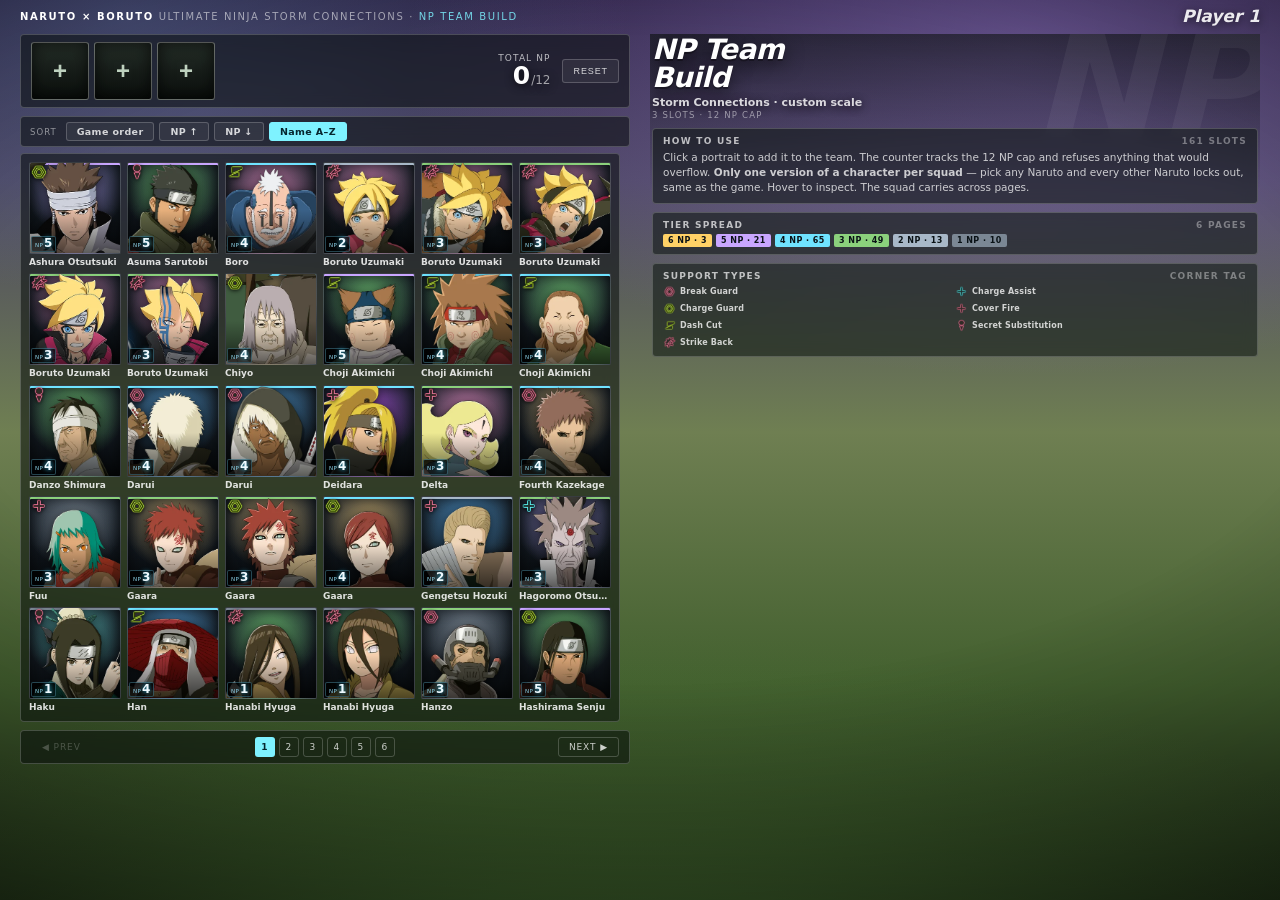
<file: index.html>
<!doctype html>
<html lang="en">
<head>
<meta charset="utf-8">
<meta name="viewport" content="width=device-width,initial-scale=1">
<meta http-equiv="refresh" content="0; url=page1.html">
<title>NXBUNSC NP Team Build</title>
<style>
  html,body{height:100%;margin:0;background:#0b1410;color:#e9f3ee;
    font:15px/1.5 system-ui,Segoe UI,sans-serif;display:grid;place-items:center}
  a{color:#5fe0ff}
  .box{text-align:center;padding:24px}
</style>
</head>
<body>
  <div class="box">
    <h1 style="font-size:20px;margin:0 0 8px">Naruto × Boruto — NP Team Build</h1>
    <p style="margin:0 0 12px;opacity:.8">Opening the roster…</p>
    <p style="margin:0"><a href="page1.html">Tap here if it doesn't open</a></p>
  </div>
</body>
</html>
</file>
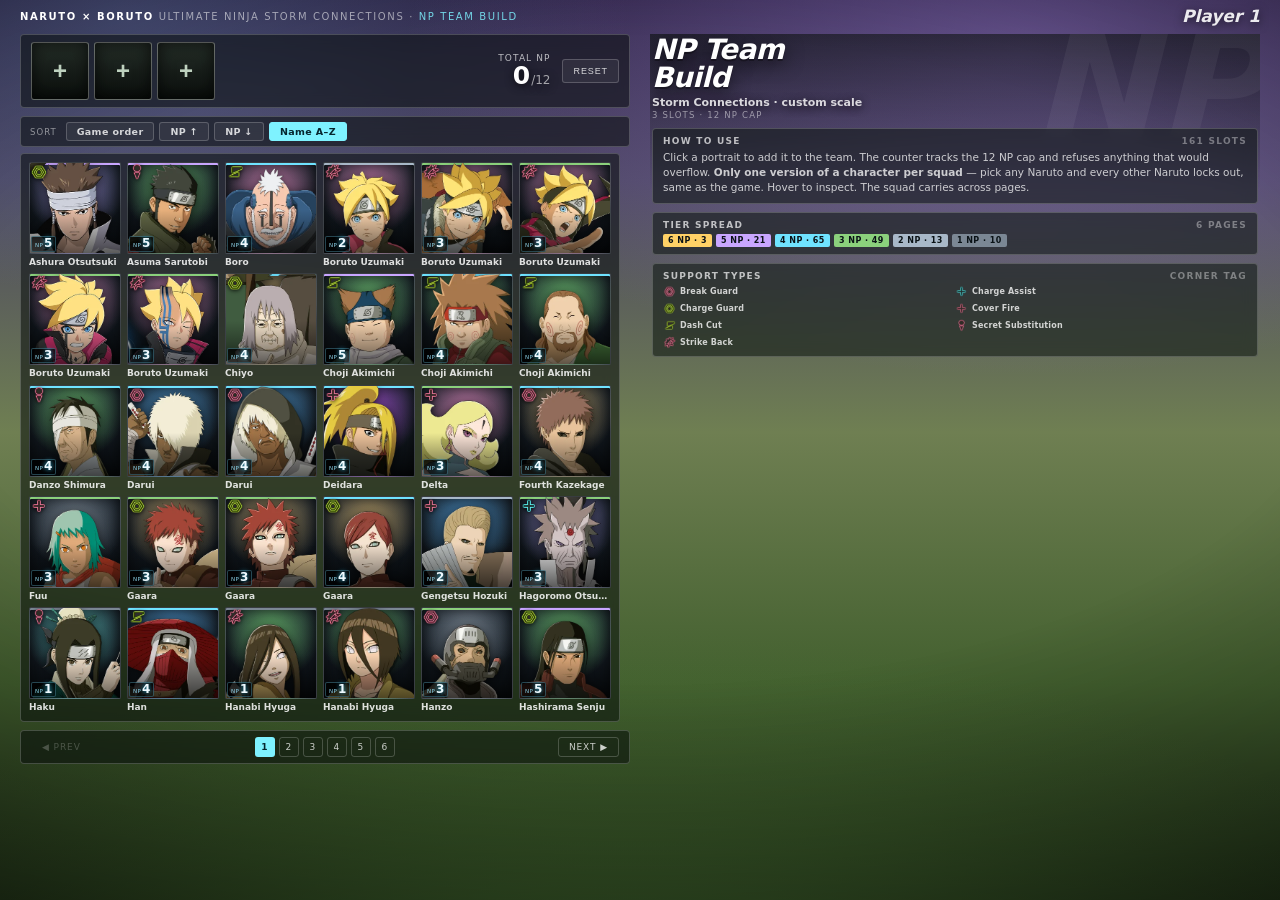
<file: page1.html>
<!doctype html>
<html lang="en">
<head>
<meta charset="utf-8">
<meta name="viewport" content="width=device-width,initial-scale=1">
<title>Storm NP — Page 1</title>
<link rel="stylesheet" href="styles.css">
</head>
<body data-page="1">
<div class="vignette"></div>

<header class="topbar">
  <div class="brand"><b>Naruto × Boruto</b> <span>Ultimate Ninja Storm Connections</span> · <em>NP Team Build</em></div>
  <div class="player">Player 1</div>
</header>

<main class="screen">
  <section class="left">
    <div class="teambar">
      <div class="slots" id="slots"></div>
      <div class="total">
        <div class="tlabel">Total NP</div>
        <div class="tval"><b id="cur">0</b><span>/12</span></div>
      </div>
      <button class="reset" id="reset" type="button">Reset</button>
    </div>

    <div class="sortbar" id="sortbar"></div>

    <div class="grid" id="grid"></div>

    <nav class="pagenav" id="pagenav"></nav>
  </section>

  <aside class="right" id="detail"></aside>
</main>

<div class="toast" id="toast"></div>

<script src="roster.js"></script>
<script src="icons.js"></script>
<script src="app.js"></script>
</body>
</html>
</file>
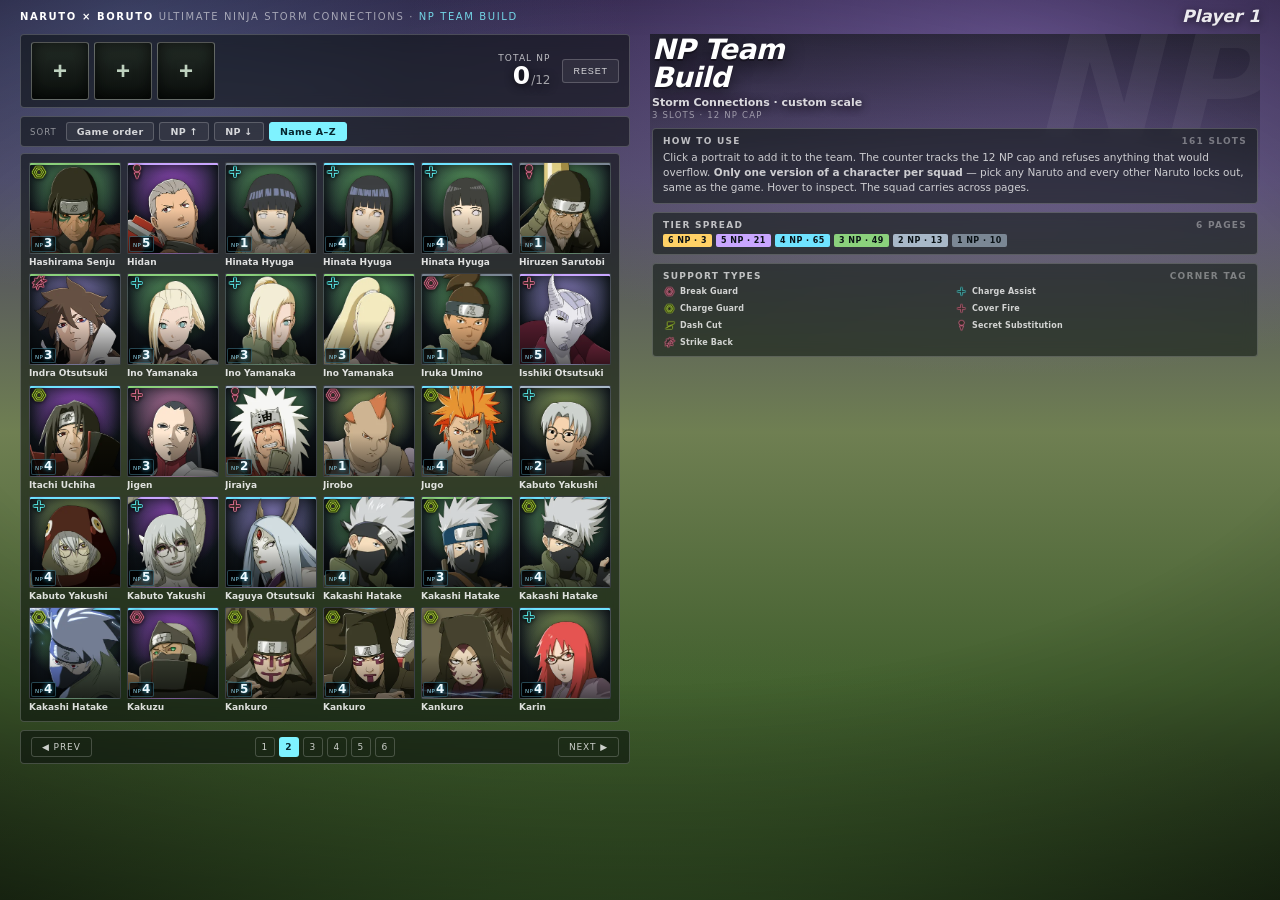
<file: page2.html>
<!doctype html>
<html lang="en">
<head>
<meta charset="utf-8">
<meta name="viewport" content="width=device-width,initial-scale=1">
<title>Storm NP — Page 2</title>
<link rel="stylesheet" href="styles.css">
</head>
<body data-page="2">
<div class="vignette"></div>

<header class="topbar">
  <div class="brand"><b>Naruto × Boruto</b> <span>Ultimate Ninja Storm Connections</span> · <em>NP Team Build</em></div>
  <div class="player">Player 1</div>
</header>

<main class="screen">
  <section class="left">
    <div class="teambar">
      <div class="slots" id="slots"></div>
      <div class="total">
        <div class="tlabel">Total NP</div>
        <div class="tval"><b id="cur">0</b><span>/12</span></div>
      </div>
      <button class="reset" id="reset" type="button">Reset</button>
    </div>

    <div class="sortbar" id="sortbar"></div>

    <div class="grid" id="grid"></div>

    <nav class="pagenav" id="pagenav"></nav>
  </section>

  <aside class="right" id="detail"></aside>
</main>

<div class="toast" id="toast"></div>

<script src="roster.js"></script>
<script src="icons.js"></script>
<script src="app.js"></script>
</body>
</html>
</file>
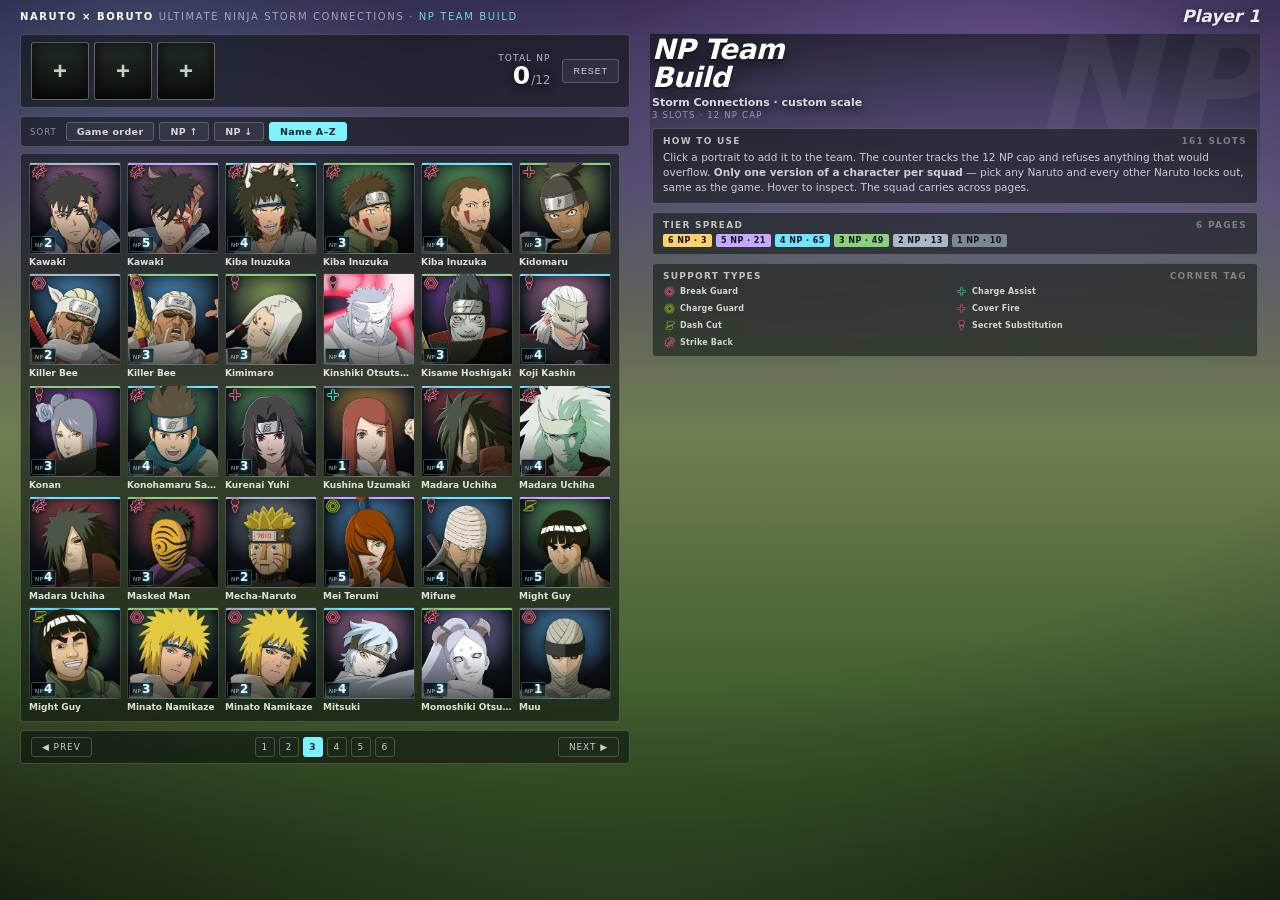
<file: page3.html>
<!doctype html>
<html lang="en">
<head>
<meta charset="utf-8">
<meta name="viewport" content="width=device-width,initial-scale=1">
<title>Storm NP — Page 3</title>
<link rel="stylesheet" href="styles.css">
</head>
<body data-page="3">
<div class="vignette"></div>

<header class="topbar">
  <div class="brand"><b>Naruto × Boruto</b> <span>Ultimate Ninja Storm Connections</span> · <em>NP Team Build</em></div>
  <div class="player">Player 1</div>
</header>

<main class="screen">
  <section class="left">
    <div class="teambar">
      <div class="slots" id="slots"></div>
      <div class="total">
        <div class="tlabel">Total NP</div>
        <div class="tval"><b id="cur">0</b><span>/12</span></div>
      </div>
      <button class="reset" id="reset" type="button">Reset</button>
    </div>

    <div class="sortbar" id="sortbar"></div>

    <div class="grid" id="grid"></div>

    <nav class="pagenav" id="pagenav"></nav>
  </section>

  <aside class="right" id="detail"></aside>
</main>

<div class="toast" id="toast"></div>

<script src="roster.js"></script>
<script src="icons.js"></script>
<script src="app.js"></script>
</body>
</html>
</file>
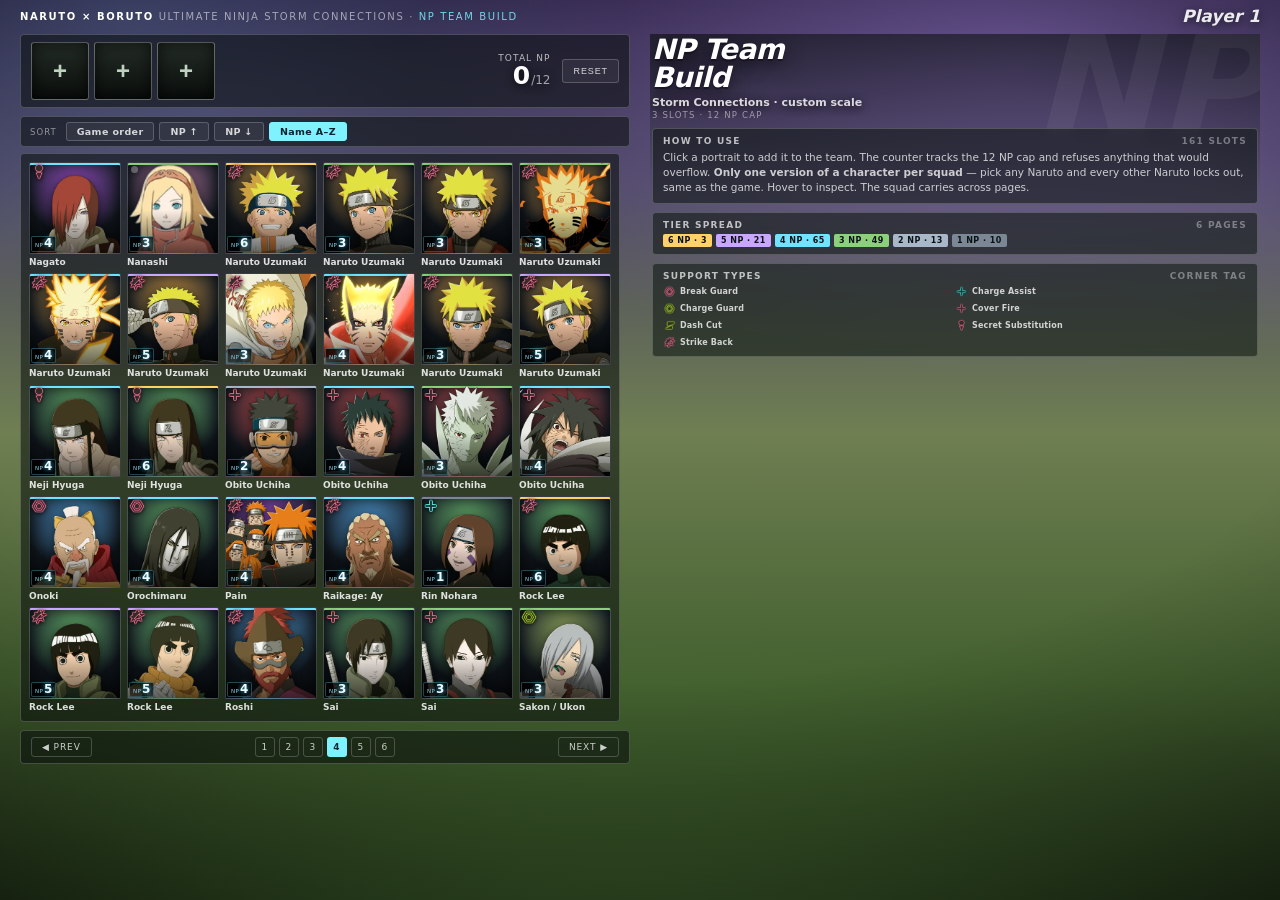
<file: page4.html>
<!doctype html>
<html lang="en">
<head>
<meta charset="utf-8">
<meta name="viewport" content="width=device-width,initial-scale=1">
<title>Storm NP — Page 4</title>
<link rel="stylesheet" href="styles.css">
</head>
<body data-page="4">
<div class="vignette"></div>

<header class="topbar">
  <div class="brand"><b>Naruto × Boruto</b> <span>Ultimate Ninja Storm Connections</span> · <em>NP Team Build</em></div>
  <div class="player">Player 1</div>
</header>

<main class="screen">
  <section class="left">
    <div class="teambar">
      <div class="slots" id="slots"></div>
      <div class="total">
        <div class="tlabel">Total NP</div>
        <div class="tval"><b id="cur">0</b><span>/12</span></div>
      </div>
      <button class="reset" id="reset" type="button">Reset</button>
    </div>

    <div class="sortbar" id="sortbar"></div>

    <div class="grid" id="grid"></div>

    <nav class="pagenav" id="pagenav"></nav>
  </section>

  <aside class="right" id="detail"></aside>
</main>

<div class="toast" id="toast"></div>

<script src="roster.js"></script>
<script src="icons.js"></script>
<script src="app.js"></script>
</body>
</html>
</file>
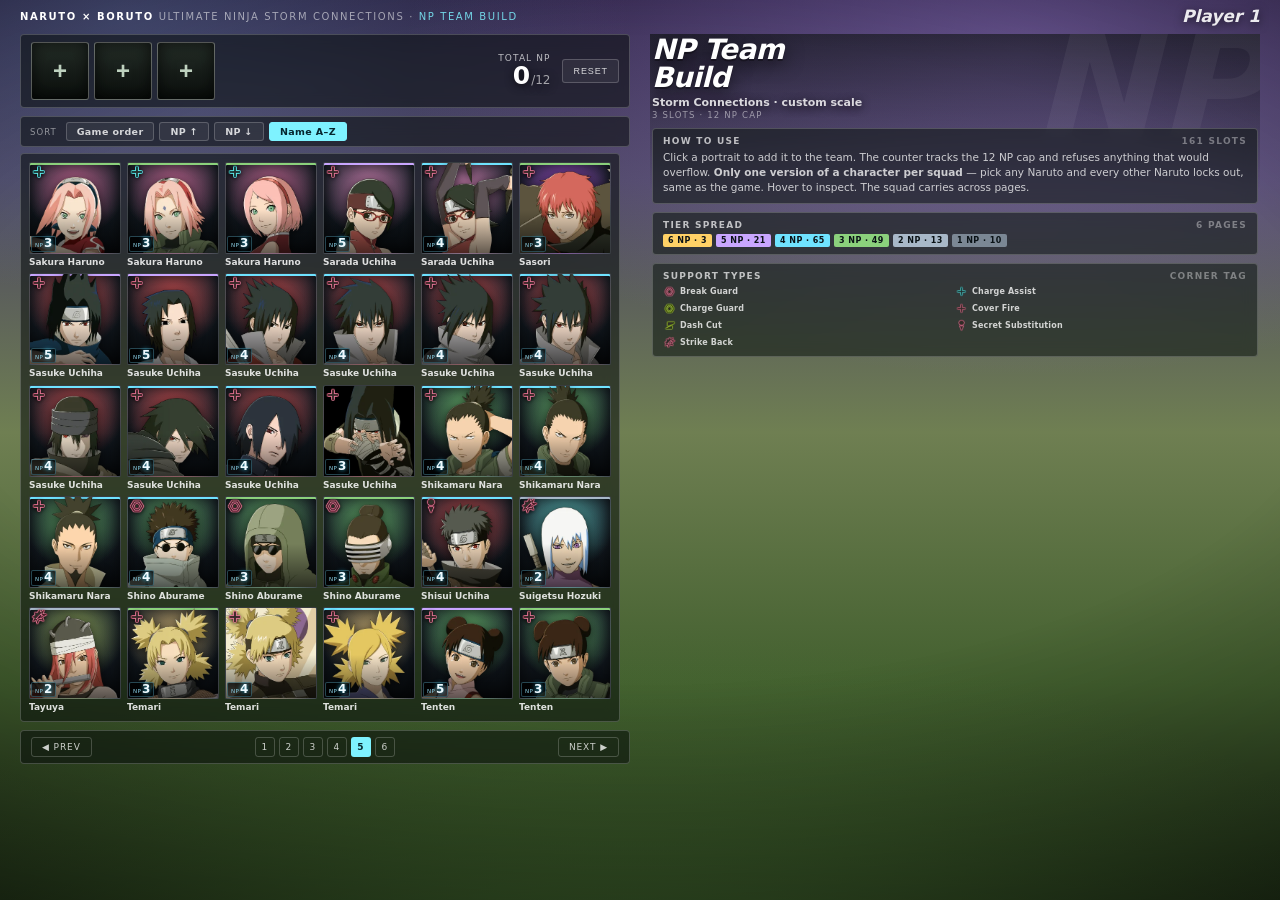
<file: page5.html>
<!doctype html>
<html lang="en">
<head>
<meta charset="utf-8">
<meta name="viewport" content="width=device-width,initial-scale=1">
<title>Storm NP — Page 5</title>
<link rel="stylesheet" href="styles.css">
</head>
<body data-page="5">
<div class="vignette"></div>

<header class="topbar">
  <div class="brand"><b>Naruto × Boruto</b> <span>Ultimate Ninja Storm Connections</span> · <em>NP Team Build</em></div>
  <div class="player">Player 1</div>
</header>

<main class="screen">
  <section class="left">
    <div class="teambar">
      <div class="slots" id="slots"></div>
      <div class="total">
        <div class="tlabel">Total NP</div>
        <div class="tval"><b id="cur">0</b><span>/12</span></div>
      </div>
      <button class="reset" id="reset" type="button">Reset</button>
    </div>

    <div class="sortbar" id="sortbar"></div>

    <div class="grid" id="grid"></div>

    <nav class="pagenav" id="pagenav"></nav>
  </section>

  <aside class="right" id="detail"></aside>
</main>

<div class="toast" id="toast"></div>

<script src="roster.js"></script>
<script src="icons.js"></script>
<script src="app.js"></script>
</body>
</html>
</file>
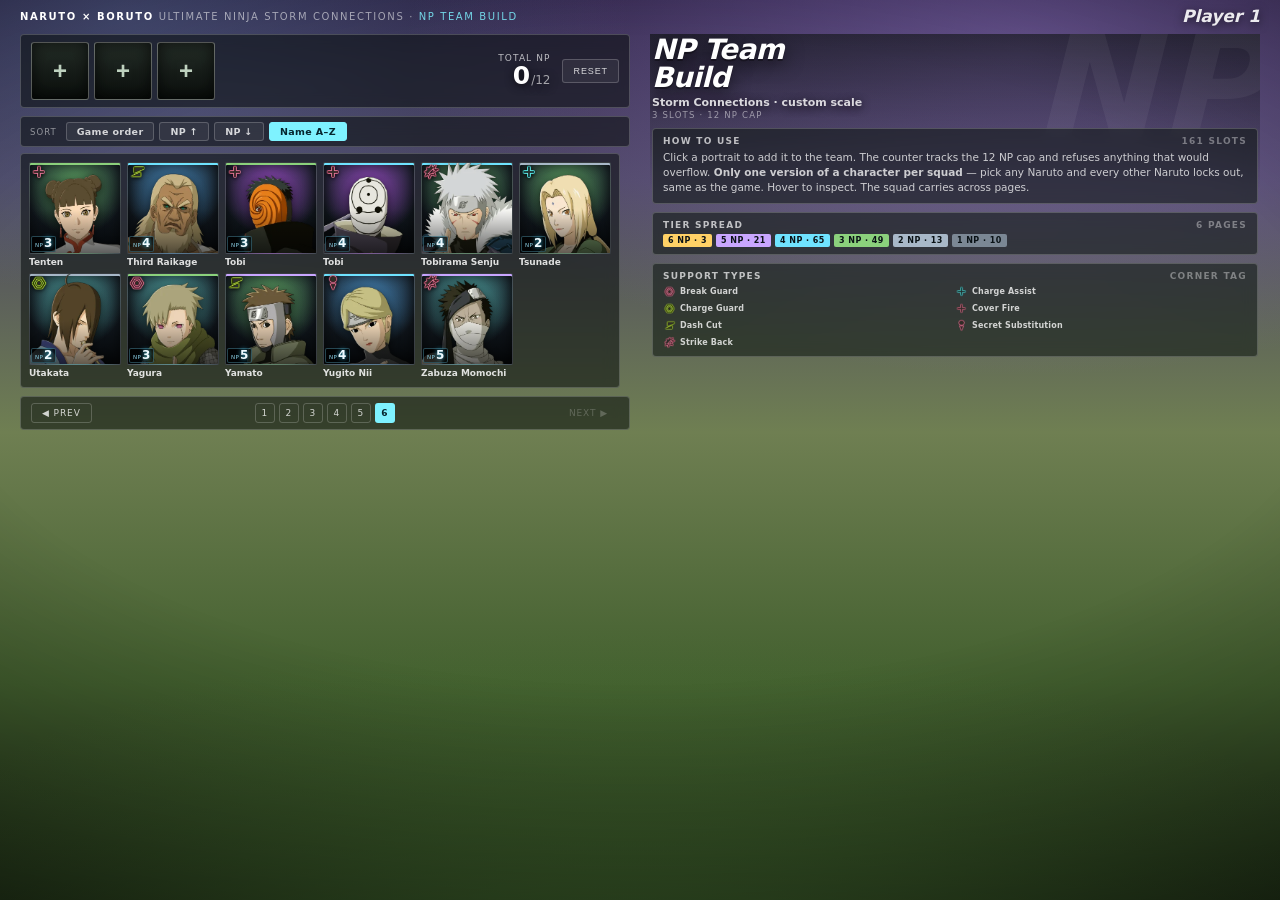
<file: page6.html>
<!doctype html>
<html lang="en">
<head>
<meta charset="utf-8">
<meta name="viewport" content="width=device-width,initial-scale=1">
<title>Storm NP — Page 6</title>
<link rel="stylesheet" href="styles.css">
</head>
<body data-page="6">
<div class="vignette"></div>

<header class="topbar">
  <div class="brand"><b>Naruto × Boruto</b> <span>Ultimate Ninja Storm Connections</span> · <em>NP Team Build</em></div>
  <div class="player">Player 1</div>
</header>

<main class="screen">
  <section class="left">
    <div class="teambar">
      <div class="slots" id="slots"></div>
      <div class="total">
        <div class="tlabel">Total NP</div>
        <div class="tval"><b id="cur">0</b><span>/12</span></div>
      </div>
      <button class="reset" id="reset" type="button">Reset</button>
    </div>

    <div class="sortbar" id="sortbar"></div>

    <div class="grid" id="grid"></div>

    <nav class="pagenav" id="pagenav"></nav>
  </section>

  <aside class="right" id="detail"></aside>
</main>

<div class="toast" id="toast"></div>

<script src="roster.js"></script>
<script src="icons.js"></script>
<script src="app.js"></script>
</body>
</html>
</file>
<file: styles.css>
:root{
  --ink:#eaf3f7;
  --dim:#a3b3bb;
  --line:rgba(255,255,255,.2);
  --panel:rgba(9,14,12,.55);
  --cyan:#7ef2ff;
}
*{box-sizing:border-box}
html,body{height:100%}
body{
  margin:0;
  font-family:"Segoe UI",Inter,system-ui,-apple-system,sans-serif;
  color:var(--ink);
  background:
    radial-gradient(1000px 520px at 80% 6%, rgba(156,126,214,.5), transparent 62%),
    radial-gradient(760px 420px at 10% 2%, rgba(126,168,226,.3), transparent 66%),
    radial-gradient(1400px 700px at 48% 118%, rgba(74,116,52,.9), transparent 62%),
    linear-gradient(180deg,#2b2142 0%,#4c4662 20%,#6f7f52 48%,#43602f 76%,#1e2d16 100%);
  background-attachment:fixed;
  min-height:100%;
}
.vignette{position:fixed; inset:0; pointer-events:none; z-index:0;
  background:radial-gradient(120% 80% at 50% 40%, transparent 45%, rgba(0,0,0,.55) 100%);}

/* ---------- top bar ---------- */
.topbar{position:relative; z-index:2; display:flex; align-items:center; justify-content:space-between;
  padding:6px 20px 2px;}
.brand{font-size:10px; letter-spacing:.16em; text-transform:uppercase; color:rgba(255,255,255,.55)}
.brand b{color:#fff; font-weight:800}
.brand em{font-style:normal; color:var(--cyan); opacity:.85}
.player{font-size:17px; font-style:italic; font-weight:800; color:rgba(255,255,255,.9);
  text-shadow:0 2px 10px rgba(0,0,0,.6)}

/* ---------- layout ---------- */
.screen{position:relative; z-index:2; display:grid;
  grid-template-columns:minmax(0,610px) minmax(280px,1fr);
  gap:20px; padding:6px 20px 24px; align-items:start;}
.left{min-width:0}

/* ---------- team bar ---------- */
.teambar{display:flex; align-items:center; gap:12px; padding:7px 10px; margin-bottom:8px;
  background:var(--panel); border:1px solid var(--line); border-radius:4px; backdrop-filter:blur(7px);}
.slots{display:flex; gap:5px}
.slot{position:relative; width:58px; height:58px; padding:0; cursor:pointer; overflow:hidden;
  border:1px solid rgba(255,255,255,.3); border-radius:3px;
  background:linear-gradient(180deg, rgba(38,48,38,.85), rgba(8,12,8,.92));
  box-shadow:inset 0 0 16px rgba(0,0,0,.7); display:grid; place-items:center; transition:.12s;}
.slot.empty::after{content:"+"; font:700 24px/1 "Segoe UI",sans-serif; color:rgba(232,255,232,.8)}
.slot.empty:hover{background:linear-gradient(180deg, rgba(54,68,54,.9), rgba(12,18,12,.95))}
.slot.filled{border-color:var(--cyan);
  box-shadow:0 0 0 1px rgba(126,242,255,.45), 0 0 14px rgba(80,220,255,.5), inset 0 0 16px rgba(0,0,0,.6)}
.slot .ava{position:absolute; inset:0; border:0; box-shadow:none}
.slot .dp{left:1px; bottom:1px; padding:0 2px}
.slot .dp b{font-size:10px}

.total{margin-left:auto; text-align:right; min-width:84px}
.tlabel{font-size:9px; letter-spacing:.12em; text-transform:uppercase; color:rgba(255,255,255,.7)}
.tval{font-size:25px; font-weight:300; line-height:1.05; color:#fff; text-shadow:0 2px 8px rgba(0,0,0,.7)}
.tval b{font-weight:600}
.tval span{font-size:12px; color:rgba(255,255,255,.6); margin-left:1px}
.tval.over b{color:#ff6b6b}
.reset{padding:6px 10px; font-size:9px; letter-spacing:.1em; text-transform:uppercase;
  color:rgba(255,255,255,.8); background:rgba(255,255,255,.06);
  border:1px solid var(--line); border-radius:3px; cursor:pointer}
.reset:hover{background:rgba(255,255,255,.14); color:#fff}

/* ---------- sort bar ---------- */
.sortbar{display:flex; align-items:center; gap:5px; margin-bottom:6px; padding:5px 9px;
  background:var(--panel); border:1px solid var(--line); border-radius:4px; backdrop-filter:blur(7px)}
.sortbar span{font-size:8.5px; letter-spacing:.12em; text-transform:uppercase;
  color:rgba(255,255,255,.5); margin-right:4px}
.sortbar button{font:inherit; font-size:9.5px; font-weight:600; letter-spacing:.04em;
  padding:3px 10px; border-radius:3px; cursor:pointer;
  background:rgba(255,255,255,.06); border:1px solid var(--line); color:rgba(255,255,255,.8)}
.sortbar button:hover{background:rgba(255,255,255,.15); color:#fff}
.sortbar button.on{background:var(--cyan); border-color:var(--cyan); color:#06262e; font-weight:800}

/* ---------- roster grid ---------- */
.grid{display:grid; grid-template-columns:repeat(6, minmax(0,1fr)); gap:6px; max-width:600px;
  padding:8px; background:var(--panel); border:1px solid var(--line); border-radius:4px;
  backdrop-filter:blur(7px)}
.tile{position:relative; padding:0; cursor:pointer; text-align:left; background:none; border:0;
  color:inherit; font:inherit; display:block; min-width:0}

.ava{position:relative; display:block; width:100%; aspect-ratio:1/1; border-radius:2px; overflow:hidden;
  border:1px solid rgba(255,255,255,.18);
  background:
    radial-gradient(circle at 50% 26%, var(--glow) -28%, transparent 62%),
    linear-gradient(180deg,#1a232c 0%,#0c1116 100%);
  box-shadow:inset 0 2px 0 var(--tier), inset 0 0 14px rgba(0,0,0,.7);
  transition:transform .1s, box-shadow .1s, border-color .1s;}

.ava .initial{position:absolute; inset:0; display:none; place-items:center; z-index:0;
  font-size:16px; font-weight:800; font-style:italic; color:#fff;
  text-shadow:0 2px 5px rgba(0,0,0,.85), 0 0 14px var(--glow)}
.ava.noimg .initial{display:grid}

.ava .pic{position:absolute; left:0; top:0; width:100%; height:100%; z-index:1;
  object-fit:cover; object-position:50% 6%;
  filter:drop-shadow(0 2px 4px rgba(0,0,0,.6))}
/* whole-figure art (local files) - fills the square, anchored on the upper body */
.ava .pic.fit{object-fit:cover; object-position:50% 22%;
  filter:drop-shadow(0 3px 5px rgba(0,0,0,.75))}

.ava::after{content:""; position:absolute; inset:0; z-index:2; pointer-events:none;
  background:linear-gradient(180deg, transparent 52%, rgba(0,0,0,.6) 100%)}

.tile:hover .ava{transform:translateY(-2px); border-color:rgba(255,255,255,.5)}
.tile.locked .ava{filter:grayscale(1) brightness(.4); opacity:.45; cursor:not-allowed}
.tile.locked:hover .ava{transform:none; border-color:rgba(255,255,255,.18)}
.tile.locked .nm{opacity:.35}
.tile.locked .ava::before{content:"✕"; position:absolute; top:1px; right:2px; z-index:3;
  font-size:8px; font-weight:800; color:#ffdada; background:rgba(120,20,20,.9);
  border-radius:2px; width:11px; height:11px; display:grid; place-items:center}
.tile.picked .ava{border-color:var(--cyan);
  box-shadow:inset 0 2px 0 var(--tier), 0 0 0 1px var(--cyan), 0 0 14px rgba(80,220,255,.65)}
.tile.picked .ava::before{content:"✓"; position:absolute; top:1px; right:2px; z-index:3;
  font-size:8px; font-weight:800; color:#062a33; background:var(--cyan);
  border-radius:2px; width:11px; height:11px; display:grid; place-items:center}

.dp{position:absolute; left:1px; bottom:1px; z-index:4; display:flex; align-items:baseline; gap:1px;
  padding:0 3px; border-radius:2px;
  background:linear-gradient(180deg, rgba(0,0,0,.8), rgba(0,0,0,.5));
  border:1px solid rgba(120,220,255,.3)}
.dp span{font-size:5.5px; letter-spacing:.05em; color:#8fd6ec; text-transform:uppercase}
.dp b{font-size:12px; line-height:1.15; font-weight:700; color:#eefaff; text-shadow:0 0 5px rgba(60,210,255,.9)}

/* support-type icon, top-left of every portrait */
.sup{position:absolute; left:0; top:0; z-index:4; display:block;
  width:18px; height:18px; filter:drop-shadow(0 1px 2px rgba(0,0,0,.95))}
.sup img{width:100%; height:100%; object-fit:contain; display:block}
.sup.none{width:7px; height:7px; margin:3px; border-radius:50%; background:rgba(255,255,255,.3)}
.sup.fallback{width:auto; height:auto; padding:1px 2px; border-radius:2px;
  font-size:6px; font-weight:800; line-height:1; background:rgba(0,0,0,.8); color:#cfe9f2}
.supmini{width:12px; height:12px; object-fit:contain; vertical-align:-2px; margin-right:4px}

.tile .nm{display:block; margin-top:3px; font-size:9px; font-weight:600; line-height:1.15;
  color:rgba(255,255,255,.85); white-space:nowrap; overflow:hidden; text-overflow:ellipsis}

/* ---------- page nav ---------- */
.pagenav{display:flex; align-items:center; justify-content:space-between; gap:8px;
  margin-top:8px; padding:6px 10px; background:var(--panel); border:1px solid var(--line);
  border-radius:4px; backdrop-filter:blur(7px)}
.pagenav a,.pagenav span{font-size:9px; letter-spacing:.1em; text-transform:uppercase;
  color:rgba(255,255,255,.78); text-decoration:none; padding:4px 10px;
  border:1px solid var(--line); border-radius:3px}
.pagenav a:hover{background:rgba(255,255,255,.14); color:#fff}
.pagenav .off{opacity:.28; border-color:transparent}
.pagenav .dots{display:flex; gap:4px; padding:0; border:0}
.pagenav .dots a,.pagenav .dots i{width:20px; height:20px; display:grid; place-items:center;
  padding:0; font-size:9px; font-style:normal; border-radius:3px}
.pagenav .dots i{background:var(--cyan); color:#06262e; border-color:var(--cyan); font-weight:800}

/* ---------- detail panel ---------- */
.right{position:sticky; top:10px}
.detail{position:relative; padding:2px 2px 0; overflow:hidden}
.detail::before{content:""; position:absolute; left:-20px; right:-20px; top:-14px; height:170px; z-index:0;
  background:linear-gradient(180deg, rgba(10,16,12,.62) 0%, rgba(10,16,12,.28) 55%, transparent 100%);
  pointer-events:none}
.watermark{position:absolute; right:-6px; top:-24px; font-size:150px; font-weight:800; font-style:italic;
  color:rgba(255,255,255,.05); line-height:1; pointer-events:none; user-select:none}

.bigpic{position:absolute; right:-26px; top:-8px; height:168px; opacity:.26;
  filter:drop-shadow(0 6px 18px rgba(0,0,0,.8));
  -webkit-mask-image:linear-gradient(180deg,#000 50%, transparent 100%);
  mask-image:linear-gradient(180deg,#000 50%, transparent 100%); pointer-events:none}
.bigpic.fit{object-fit:contain; object-position:50% 50%}

.cname{position:relative; font-size:28px; line-height:1; font-weight:800; font-style:italic;
  letter-spacing:-.02em; color:#fff; text-shadow:0 2px 0 rgba(0,0,0,.3), 0 5px 18px rgba(0,0,0,.75)}
.cform{position:relative; margin-top:4px; font-size:11px; font-weight:600; color:rgba(255,255,255,.82);
  text-shadow:0 2px 8px rgba(0,0,0,.8)}
.cmeta{position:relative; margin-top:1px; font-size:8.5px; letter-spacing:.14em; text-transform:uppercase;
  color:rgba(255,255,255,.5)}

.card{position:relative; margin-top:8px; background:rgba(12,20,16,.55); border:1px solid var(--line);
  border-radius:4px; padding:7px 10px; backdrop-filter:blur(7px)}
/* leave room under the name so the character silhouette reads before the cards start */
.card.tier{margin-top:46px}
.card h3{margin:0 0 4px; font-size:9px; font-weight:600; letter-spacing:.14em; text-transform:uppercase;
  color:rgba(255,255,255,.7); display:flex; justify-content:space-between}
.card h3 i{font-style:normal; color:rgba(255,255,255,.38)}
.card p{margin:0; font-size:10.5px; line-height:1.45; color:rgba(255,255,255,.76)}
.rows{display:grid; gap:3px; font-size:10.5px}
.row{display:flex; justify-content:space-between; gap:10px; color:rgba(255,255,255,.6)}
.row b{color:#fff; font-weight:600}
.costdot{display:inline-block; width:6px; height:6px; border-radius:50%; margin-right:5px; vertical-align:1px}

.legend{display:flex; flex-wrap:wrap; gap:4px; margin-top:4px}
.legend i{font-style:normal; font-size:8px; letter-spacing:.06em; text-transform:uppercase;
  padding:2px 5px; border-radius:2px; color:#0a1216; font-weight:700}
.legend .supkey{display:flex; align-items:center; gap:4px; font-size:8px; font-weight:600;
  letter-spacing:.02em; text-transform:none; color:rgba(255,255,255,.78);
  background:none; padding:0; width:calc(50% - 4px)}
.legend .supkey img{width:13px; height:13px; object-fit:contain; flex:0 0 13px}

.hint{font-size:10.5px; line-height:1.5; color:rgba(255,255,255,.6)}

/* ---------- toast ---------- */
.toast{position:fixed; left:50%; bottom:20px; transform:translate(-50%,12px);
  padding:7px 14px; border-radius:3px; font-size:10px; letter-spacing:.09em; text-transform:uppercase;
  background:rgba(10,18,14,.94); border:1px solid rgba(255,110,110,.5); color:#ffd9d9;
  opacity:0; pointer-events:none; transition:.18s; z-index:9}
.toast.show{opacity:1; transform:translate(-50%,0)}
.toast.ok{border-color:rgba(126,242,255,.5); color:#d6fbff}

@media (max-width:880px){
  .screen{grid-template-columns:1fr; padding:6px 12px 24px}
  .right{position:static; order:-1}
  .cname{font-size:24px}
  .grid{max-width:none; grid-template-columns:repeat(8,1fr)}
}
@media (max-width:560px){
  .grid{grid-template-columns:repeat(6,1fr)}
}
</file>
